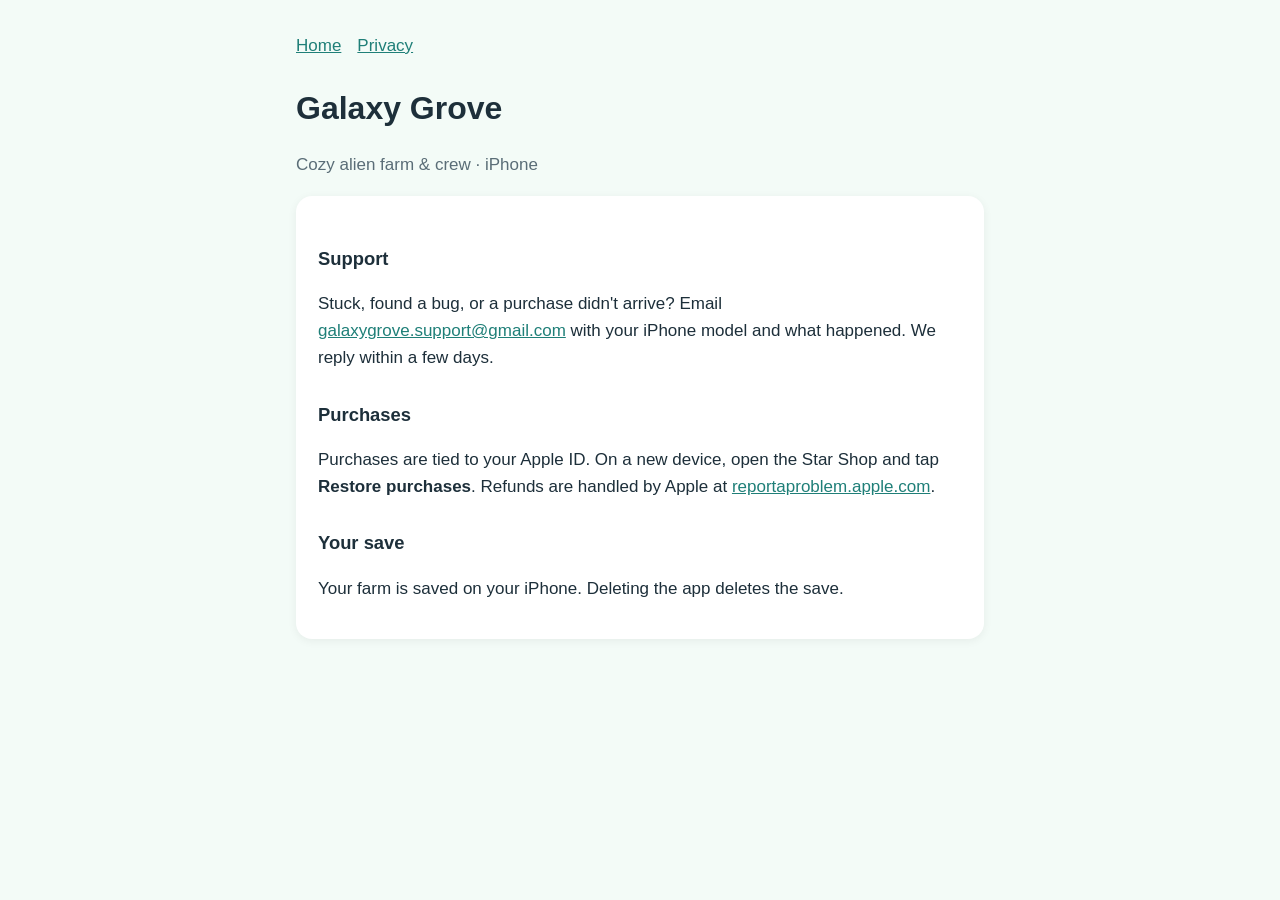
<file: index.html>
<!doctype html><html lang="en"><head><meta charset="utf-8"><meta name="viewport" content="width=device-width,initial-scale=1">
<title>Galaxy Grove</title><meta name="description" content="Galaxy Grove: a cozy alien farm with a crew that works for you."><link rel="stylesheet" href="style.css"></head>
<body><main><nav><a href="./">Home</a><a href="privacy.html">Privacy</a></nav>
<h1>Galaxy Grove</h1><p class="muted">Cozy alien farm &amp; crew · iPhone</p>
<div class="card"><h2>Support</h2>
<p>Stuck, found a bug, or a purchase didn't arrive? Email <a href="mailto:galaxygrove.support@gmail.com">galaxygrove.support@gmail.com</a> with your iPhone model and what happened. We reply within a few days.</p>
<h2>Purchases</h2><p>Purchases are tied to your Apple ID. On a new device, open the Star Shop and tap <b>Restore purchases</b>. Refunds are handled by Apple at <a href="https://reportaproblem.apple.com">reportaproblem.apple.com</a>.</p>
<h2>Your save</h2><p>Your farm is saved on your iPhone. Deleting the app deletes the save.</p></div>
</main></body></html>
</file>
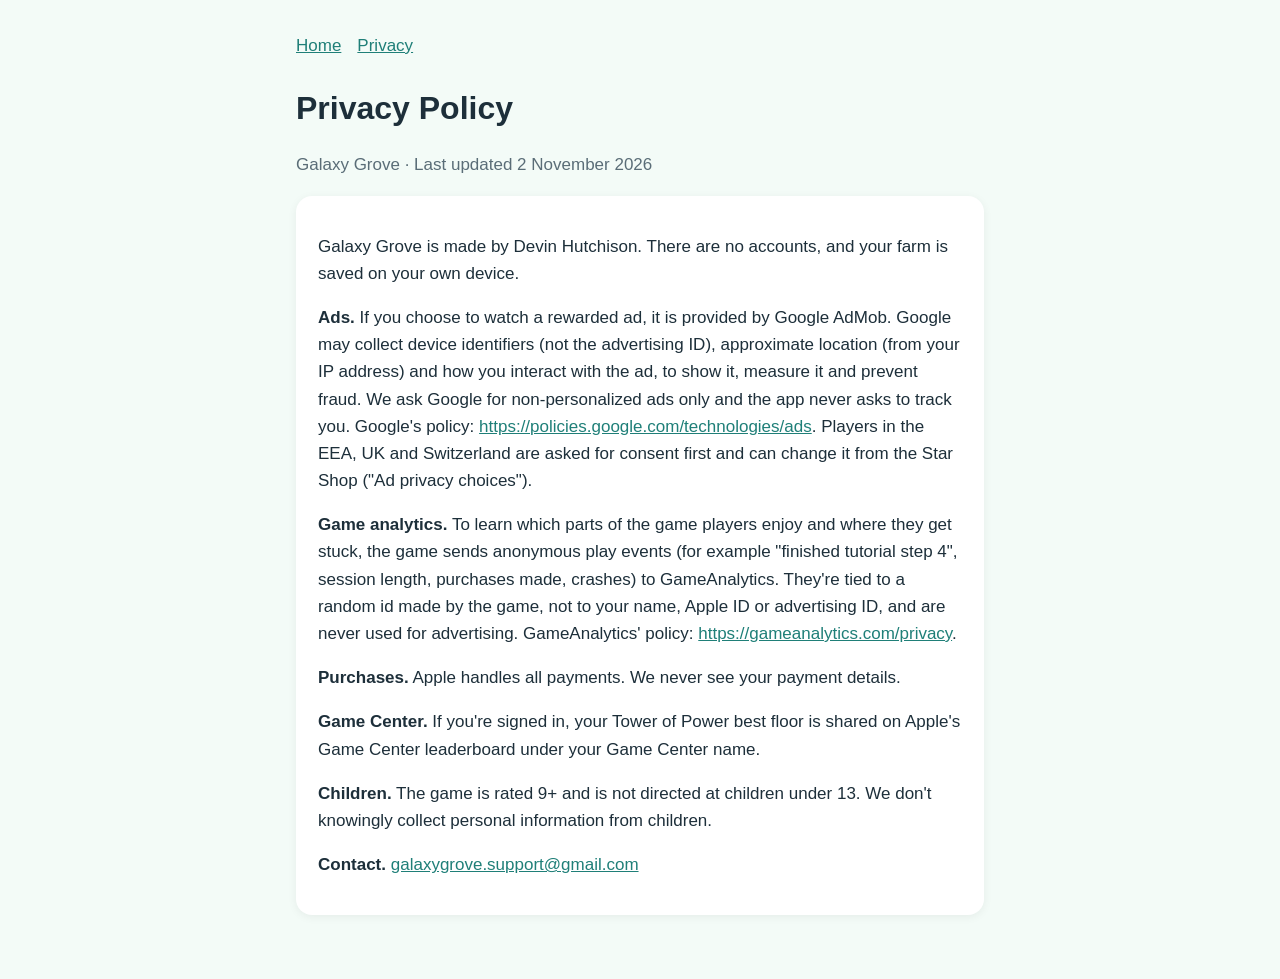
<file: privacy.html>
<!doctype html><html lang="en"><head><meta charset="utf-8"><meta name="viewport" content="width=device-width,initial-scale=1">
<title>Galaxy Grove Privacy Policy</title><link rel="stylesheet" href="style.css"></head>
<body><main><nav><a href="./">Home</a><a href="privacy.html">Privacy</a></nav>
<h1>Privacy Policy</h1><p class="muted">Galaxy Grove · Last updated 2 November 2026</p>
<div class="card">
<p>Galaxy Grove is made by Devin Hutchison. There are no accounts, and your farm is saved on your own device.</p>
<p><b>Ads.</b> If you choose to watch a rewarded ad, it is provided by Google AdMob. Google may collect device identifiers (not the advertising ID), approximate location (from your IP address) and how you interact with the ad, to show it, measure it and prevent fraud. We ask Google for non-personalized ads only and the app never asks to track you. Google&#x27;s policy: <a href="https://policies.google.com/technologies/ads">https://policies.google.com/technologies/ads</a>. Players in the EEA, UK and Switzerland are asked for consent first and can change it from the Star Shop (&quot;Ad privacy choices&quot;).</p>
<p><b>Game analytics.</b> To learn which parts of the game players enjoy and where they get stuck, the game sends anonymous play events (for example &quot;finished tutorial step 4&quot;, session length, purchases made, crashes) to GameAnalytics. They&#x27;re tied to a random id made by the game, not to your name, Apple ID or advertising ID, and are never used for advertising. GameAnalytics&#x27; policy: <a href="https://gameanalytics.com/privacy">https://gameanalytics.com/privacy</a>.</p>
<p><b>Purchases.</b> Apple handles all payments. We never see your payment details.</p>
<p><b>Game Center.</b> If you&#x27;re signed in, your Tower of Power best floor is shared on Apple&#x27;s Game Center leaderboard under your Game Center name.</p>
<p><b>Children.</b> The game is rated 9+ and is not directed at children under 13. We don&#x27;t knowingly collect personal information from children.</p>
<p><b>Contact.</b> <a href="mailto:galaxygrove.support@gmail.com">galaxygrove.support@gmail.com</a></p>
</div></main></body></html>
</file>
<file: style.css>
:root{--bg:#f3fbf7;--ink:#1d2f3a;--muted:#5a6d77;--accent:#1f7f78;--card:#ffffff}
@media (prefers-color-scheme:dark){:root{--bg:#10202a;--ink:#e8f3f1;--muted:#a3b6bd;--accent:#6fd6c6;--card:#172c38}}
*{box-sizing:border-box}body{margin:0;background:var(--bg);color:var(--ink);font:17px/1.6 -apple-system,BlinkMacSystemFont,"Segoe UI",Roboto,sans-serif}
main{max-width:720px;margin:0 auto;padding:32px 16px 64px}h1{font-size:2rem;margin:0 0 4px}h2{font-size:1.15rem;margin:28px 0 6px}
.card{background:var(--card);border-radius:16px;padding:20px 22px;box-shadow:0 2px 10px rgba(0,0,0,.06)}a{color:var(--accent)}.muted{color:var(--muted)}
nav{display:flex;gap:16px;margin-bottom:24px}
</file>
